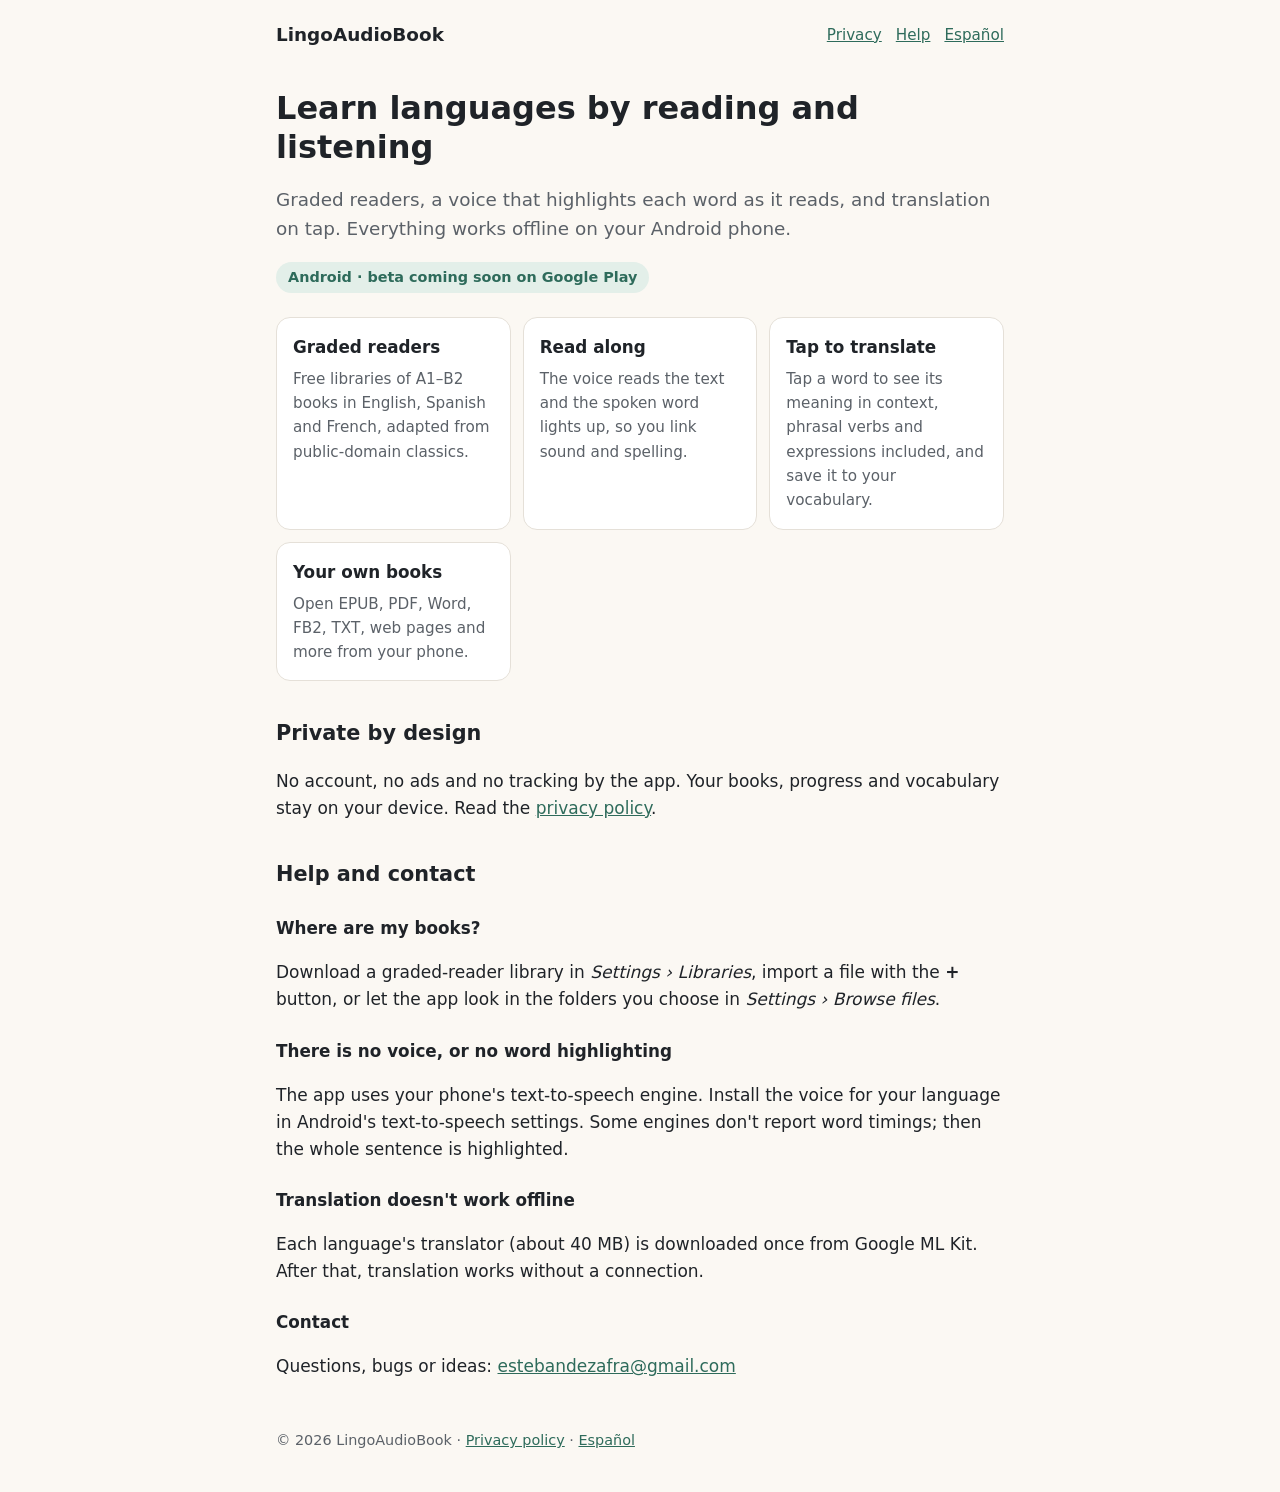
<file: index.html>
<!doctype html>
<html lang="en">
<head>
  <meta charset="utf-8">
  <meta name="viewport" content="width=device-width, initial-scale=1">
  <title>LingoAudioBook</title>
  <meta name="description" content="Learn languages by reading and listening: graded readers, a voice that highlights each word, and translation on tap, all offline.">
  <link rel="stylesheet" href="assets/style.css">
</head>
<body>
<header>
  <a class="brand" href="./">LingoAudioBook</a>
  <nav>
    <a href="privacy/">Privacy</a>
    <a href="#help">Help</a>
    <a href="es/">Español</a>
  </nav>
</header>
<main>
  <h1>Learn languages by reading and listening</h1>
  <p class="lead">Graded readers, a voice that highlights each word as it reads, and translation on tap. Everything works offline on your Android phone.</p>
  <p><span class="badge">Android · beta coming soon on Google Play</span></p>

  <div class="cards">
    <div class="card"><h3>Graded readers</h3><p>Free libraries of A1–B2 books in English, Spanish and French, adapted from public-domain classics.</p></div>
    <div class="card"><h3>Read along</h3><p>The voice reads the text and the spoken word lights up, so you link sound and spelling.</p></div>
    <div class="card"><h3>Tap to translate</h3><p>Tap a word to see its meaning in context, phrasal verbs and expressions included, and save it to your vocabulary.</p></div>
    <div class="card"><h3>Your own books</h3><p>Open EPUB, PDF, Word, FB2, TXT, web pages and more from your phone.</p></div>
  </div>

  <h2>Private by design</h2>
  <p>No account, no ads and no tracking by the app. Your books, progress and vocabulary stay on your device. Read the <a href="privacy/">privacy policy</a>.</p>

  <h2 id="help">Help and contact</h2>
  <h3>Where are my books?</h3>
  <p>Download a graded-reader library in <em>Settings › Libraries</em>, import a file with the <strong>+</strong> button, or let the app look in the folders you choose in <em>Settings › Browse files</em>.</p>
  <h3>There is no voice, or no word highlighting</h3>
  <p>The app uses your phone's text-to-speech engine. Install the voice for your language in Android's text-to-speech settings. Some engines don't report word timings; then the whole sentence is highlighted.</p>
  <h3>Translation doesn't work offline</h3>
  <p>Each language's translator (about 40 MB) is downloaded once from Google ML Kit. After that, translation works without a connection.</p>
  <h3>Contact</h3>
  <p>Questions, bugs or ideas: <a href="mailto:estebandezafra@gmail.com">estebandezafra@gmail.com</a></p>
</main>
<footer>
  © 2026 LingoAudioBook · <a href="privacy/">Privacy policy</a> · <a href="es/">Español</a>
</footer>
</body>
</html>
</file>
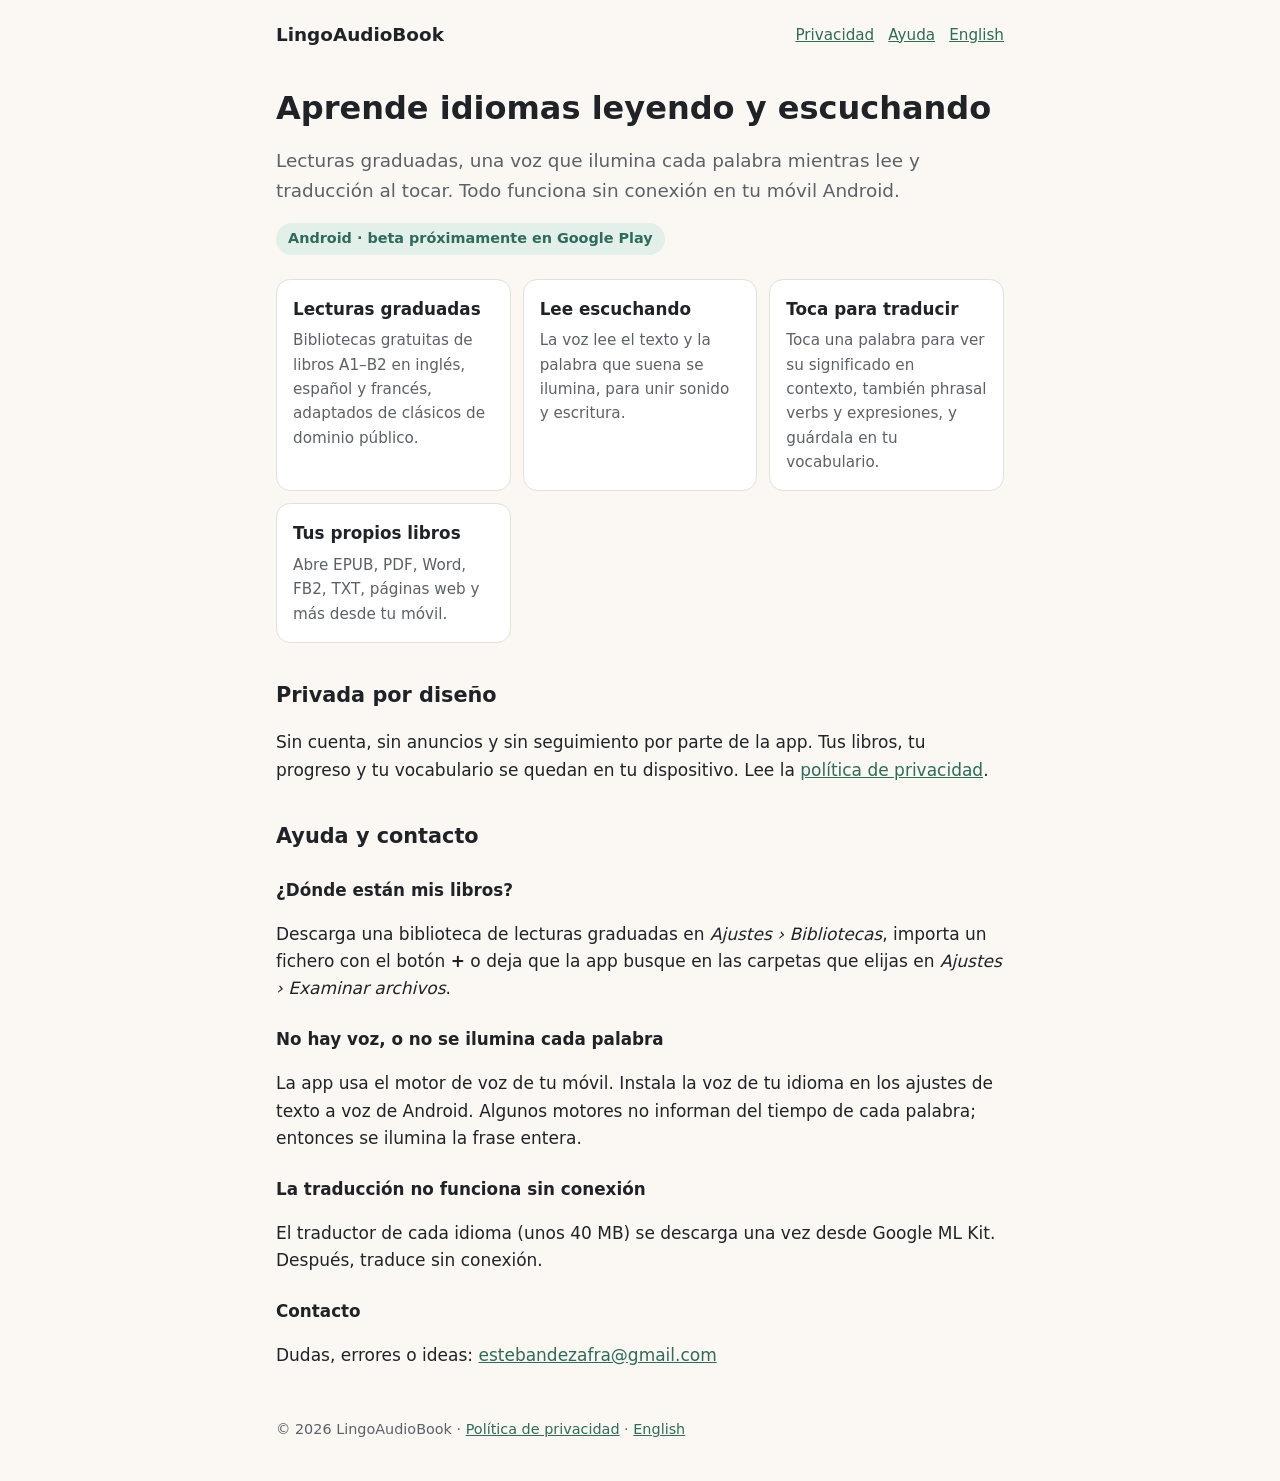
<file: es/index.html>
<!doctype html>
<html lang="es">
<head>
  <meta charset="utf-8">
  <meta name="viewport" content="width=device-width, initial-scale=1">
  <title>LingoAudioBook</title>
  <meta name="description" content="Aprende idiomas leyendo y escuchando: lecturas graduadas, una voz que ilumina cada palabra y traducción al tocar, todo sin conexión.">
  <link rel="stylesheet" href="../assets/style.css">
</head>
<body>
<header>
  <a class="brand" href="./">LingoAudioBook</a>
  <nav>
    <a href="../privacy/#es">Privacidad</a>
    <a href="#ayuda">Ayuda</a>
    <a href="../">English</a>
  </nav>
</header>
<main>
  <h1>Aprende idiomas leyendo y escuchando</h1>
  <p class="lead">Lecturas graduadas, una voz que ilumina cada palabra mientras lee y traducción al tocar. Todo funciona sin conexión en tu móvil Android.</p>
  <p><span class="badge">Android · beta próximamente en Google Play</span></p>

  <div class="cards">
    <div class="card"><h3>Lecturas graduadas</h3><p>Bibliotecas gratuitas de libros A1–B2 en inglés, español y francés, adaptados de clásicos de dominio público.</p></div>
    <div class="card"><h3>Lee escuchando</h3><p>La voz lee el texto y la palabra que suena se ilumina, para unir sonido y escritura.</p></div>
    <div class="card"><h3>Toca para traducir</h3><p>Toca una palabra para ver su significado en contexto, también phrasal verbs y expresiones, y guárdala en tu vocabulario.</p></div>
    <div class="card"><h3>Tus propios libros</h3><p>Abre EPUB, PDF, Word, FB2, TXT, páginas web y más desde tu móvil.</p></div>
  </div>

  <h2>Privada por diseño</h2>
  <p>Sin cuenta, sin anuncios y sin seguimiento por parte de la app. Tus libros, tu progreso y tu vocabulario se quedan en tu dispositivo. Lee la <a href="../privacy/#es">política de privacidad</a>.</p>

  <h2 id="ayuda">Ayuda y contacto</h2>
  <h3>¿Dónde están mis libros?</h3>
  <p>Descarga una biblioteca de lecturas graduadas en <em>Ajustes › Bibliotecas</em>, importa un fichero con el botón <strong>+</strong> o deja que la app busque en las carpetas que elijas en <em>Ajustes › Examinar archivos</em>.</p>
  <h3>No hay voz, o no se ilumina cada palabra</h3>
  <p>La app usa el motor de voz de tu móvil. Instala la voz de tu idioma en los ajustes de texto a voz de Android. Algunos motores no informan del tiempo de cada palabra; entonces se ilumina la frase entera.</p>
  <h3>La traducción no funciona sin conexión</h3>
  <p>El traductor de cada idioma (unos 40 MB) se descarga una vez desde Google ML Kit. Después, traduce sin conexión.</p>
  <h3>Contacto</h3>
  <p>Dudas, errores o ideas: <a href="mailto:estebandezafra@gmail.com">estebandezafra@gmail.com</a></p>
</main>
<footer>
  © 2026 LingoAudioBook · <a href="../privacy/#es">Política de privacidad</a> · <a href="../">English</a>
</footer>
</body>
</html>
</file>
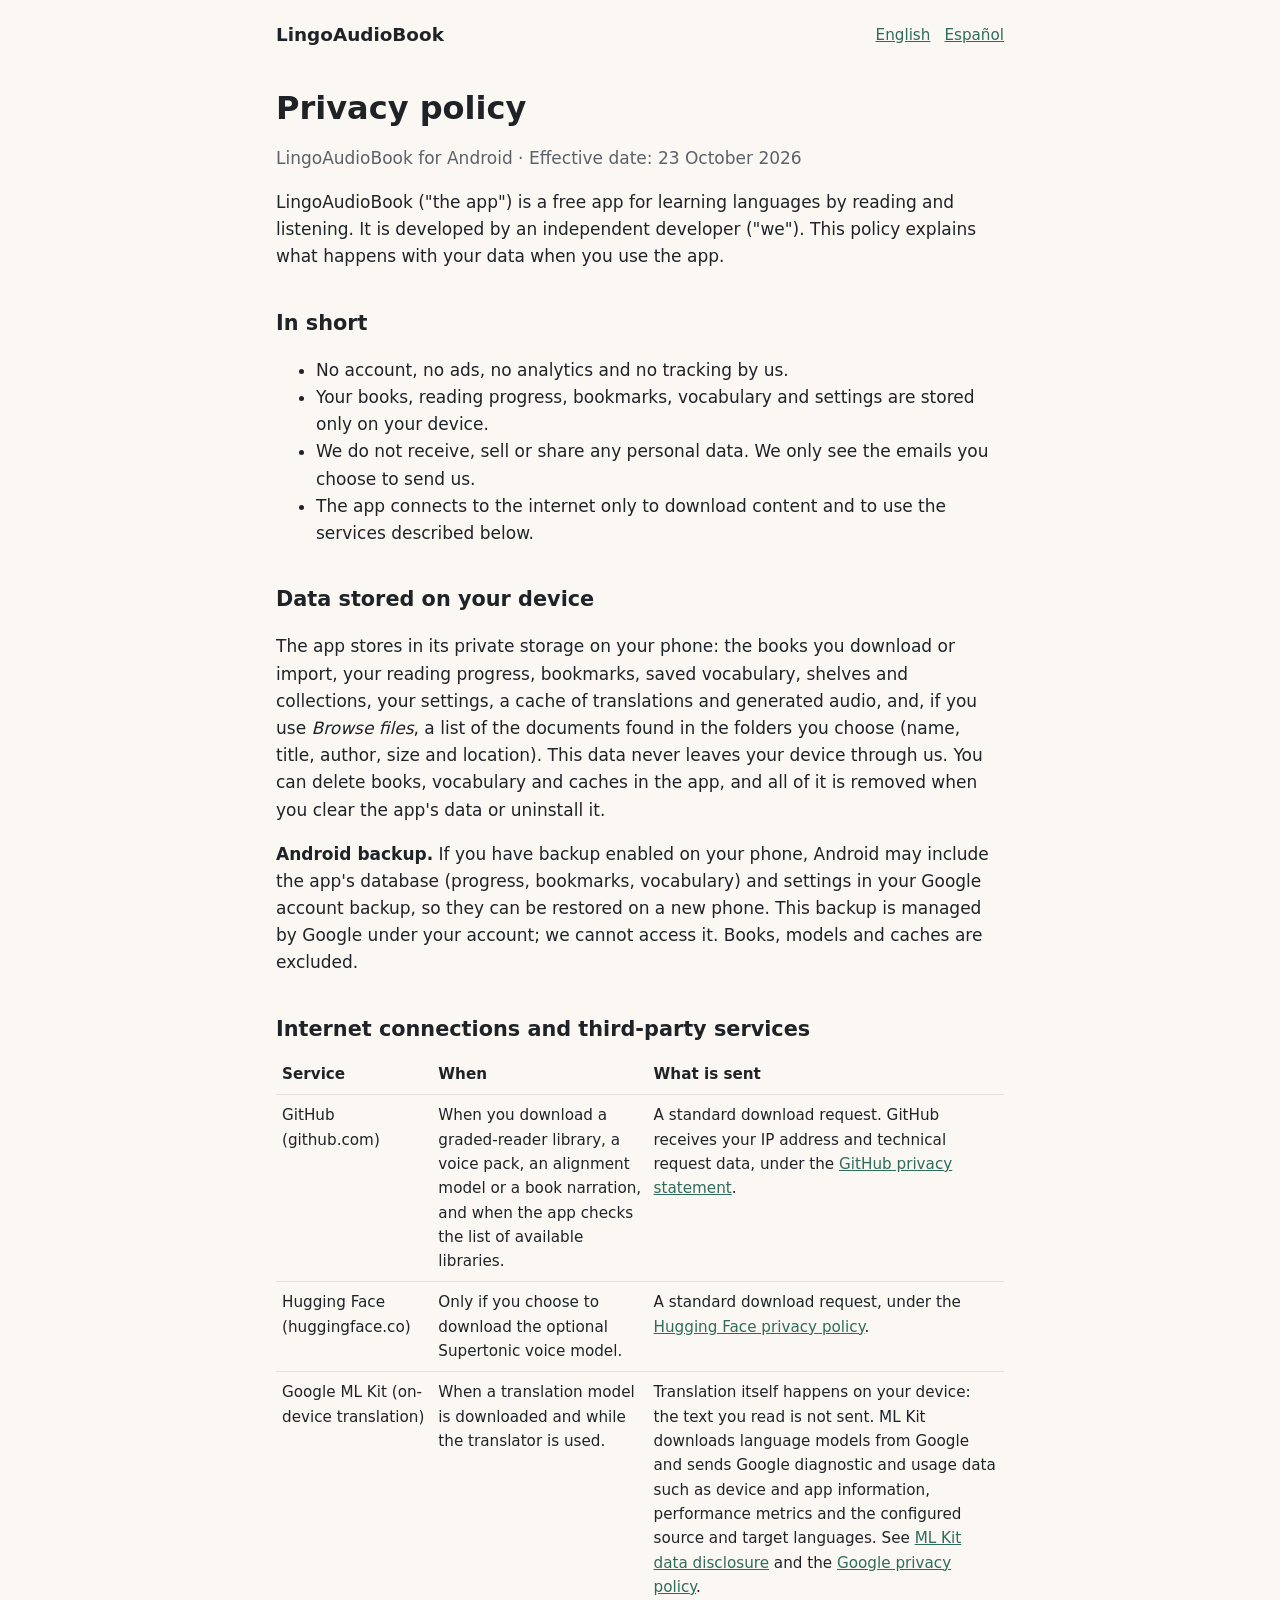
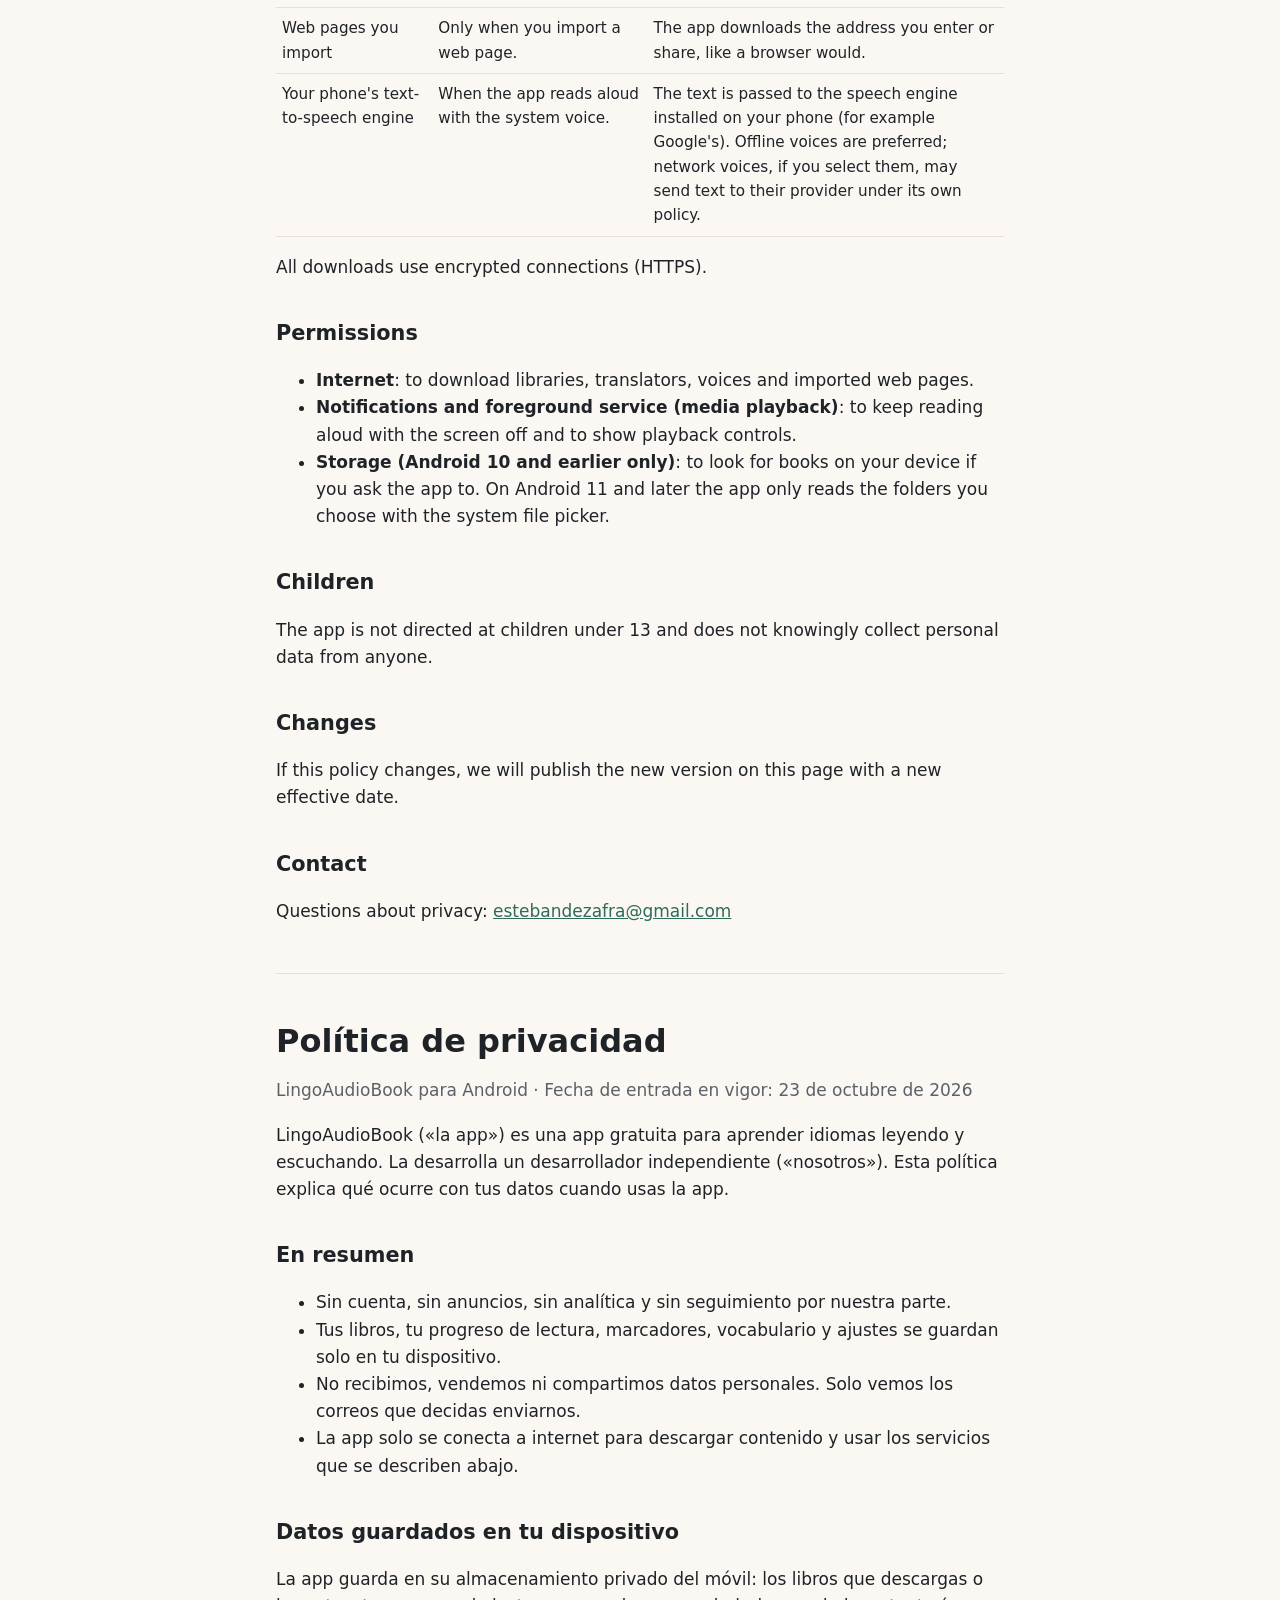
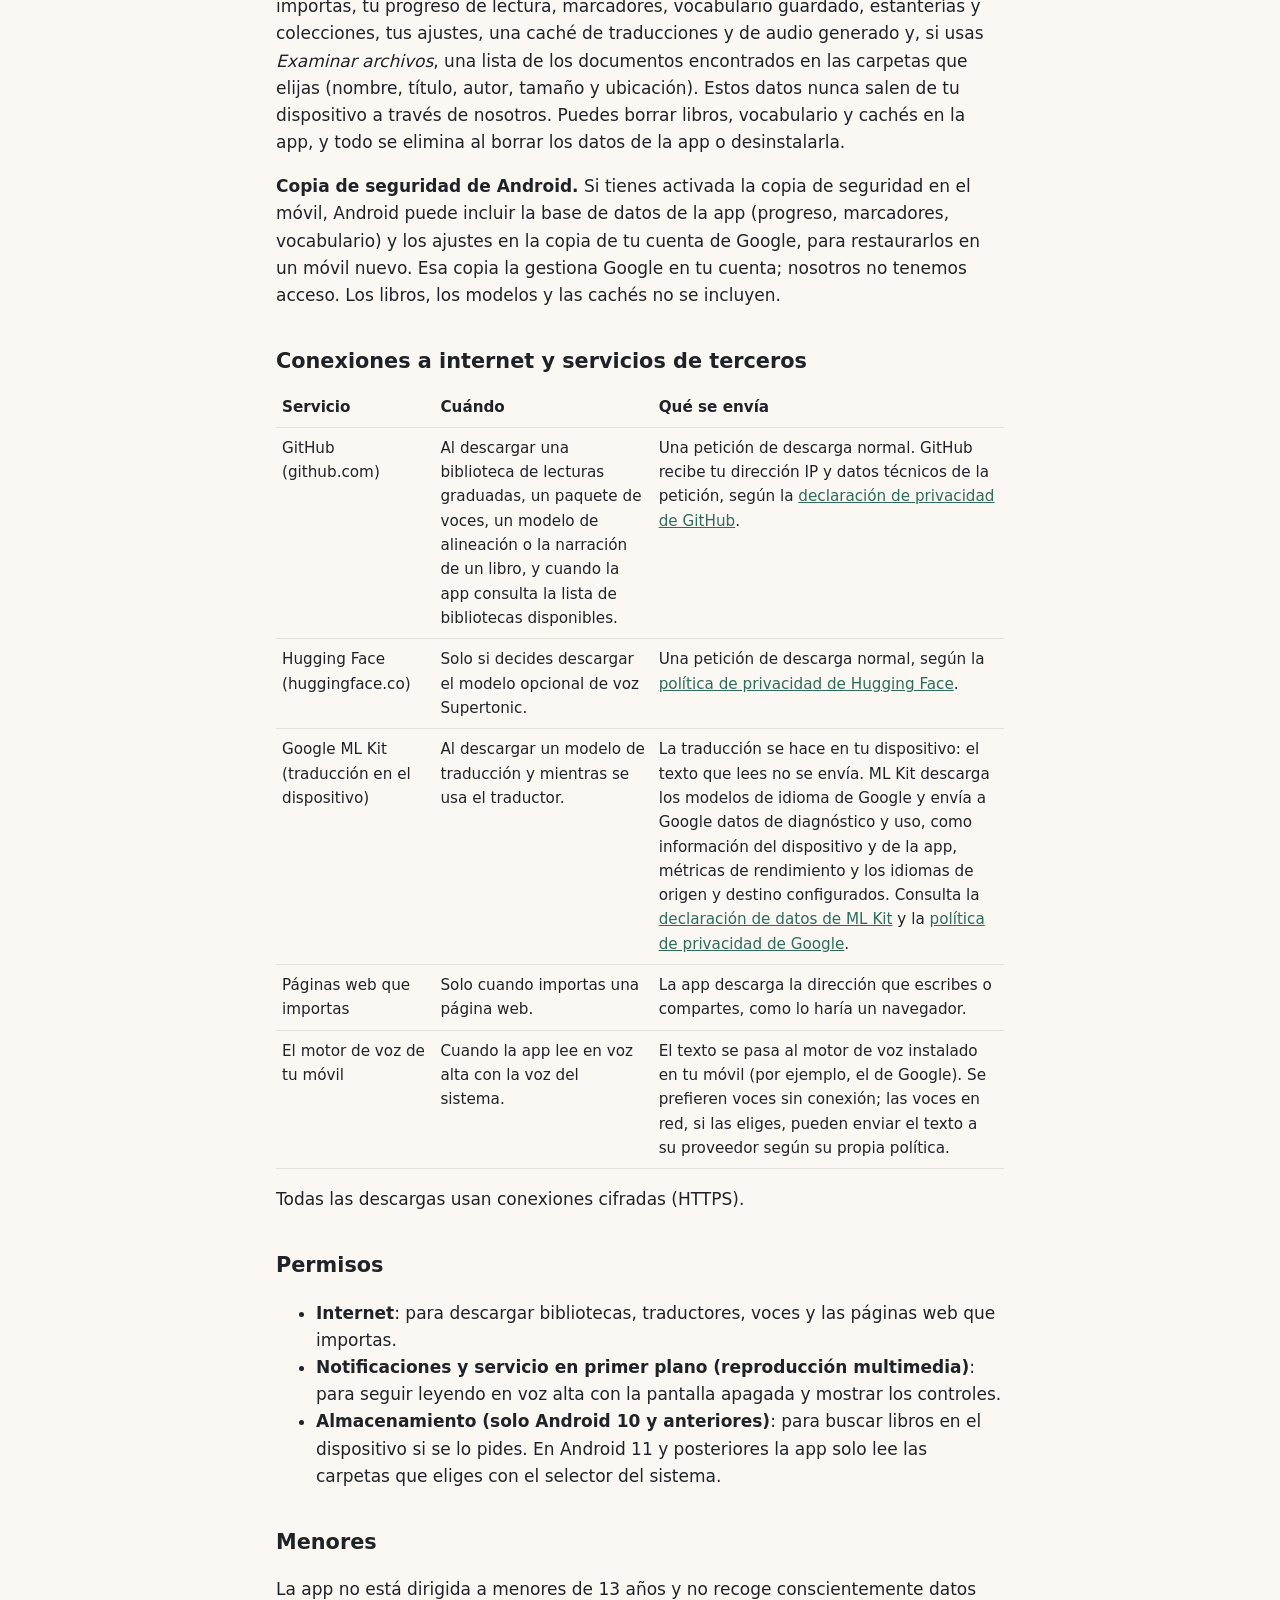
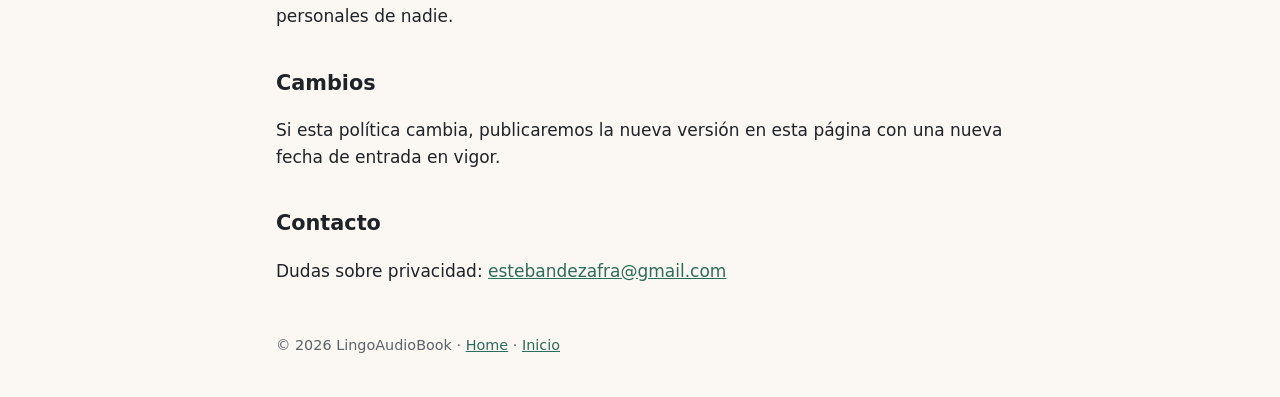
<file: privacy/index.html>
<!doctype html>
<html lang="en">
<head>
  <meta charset="utf-8">
  <meta name="viewport" content="width=device-width, initial-scale=1">
  <title>Privacy policy · LingoAudioBook</title>
  <meta name="description" content="Privacy policy of the LingoAudioBook Android app.">
  <link rel="stylesheet" href="../assets/style.css">
</head>
<body>
<header>
  <a class="brand" href="../">LingoAudioBook</a>
  <nav>
    <a href="#en">English</a>
    <a href="#es">Español</a>
  </nav>
</header>
<main>
<section id="en">
  <h1>Privacy policy</h1>
  <p class="muted">LingoAudioBook for Android · Effective date: 23 October 2026</p>

  <p>LingoAudioBook ("the app") is a free app for learning languages by reading and listening. It is developed by an
  independent developer ("we"). This policy explains what happens with your data when you use the app.</p>

  <h2>In short</h2>
  <ul>
    <li>No account, no ads, no analytics and no tracking by us.</li>
    <li>Your books, reading progress, bookmarks, vocabulary and settings are stored only on your device.</li>
    <li>We do not receive, sell or share any personal data. We only see the emails you choose to send us.</li>
    <li>The app connects to the internet only to download content and to use the services described below.</li>
  </ul>

  <h2>Data stored on your device</h2>
  <p>The app stores in its private storage on your phone: the books you download or import, your reading progress,
  bookmarks, saved vocabulary, shelves and collections, your settings, a cache of translations and generated audio,
  and, if you use <em>Browse files</em>, a list of the documents found in the folders you choose (name, title, author,
  size and location). This data never leaves your device through us. You can delete books, vocabulary and caches in
  the app, and all of it is removed when you clear the app's data or uninstall it.</p>
  <p><strong>Android backup.</strong> If you have backup enabled on your phone, Android may include the app's database
  (progress, bookmarks, vocabulary) and settings in your Google account backup, so they can be restored on a new phone.
  This backup is managed by Google under your account; we cannot access it. Books, models and caches are excluded.</p>

  <h2>Internet connections and third-party services</h2>
  <table>
    <tr><th>Service</th><th>When</th><th>What is sent</th></tr>
    <tr><td>GitHub (github.com)</td><td>When you download a graded-reader library, a voice pack, an alignment model or a book narration, and when the app checks the list of available libraries.</td><td>A standard download request. GitHub receives your IP address and technical request data, under the <a href="https://docs.github.com/en/site-policy/privacy-policies/github-general-privacy-statement">GitHub privacy statement</a>.</td></tr>
    <tr><td>Hugging Face (huggingface.co)</td><td>Only if you choose to download the optional Supertonic voice model.</td><td>A standard download request, under the <a href="https://huggingface.co/privacy">Hugging Face privacy policy</a>.</td></tr>
    <tr><td>Google ML Kit (on-device translation)</td><td>When a translation model is downloaded and while the translator is used.</td><td>Translation itself happens on your device: the text you read is not sent. ML Kit downloads language models from Google and sends Google diagnostic and usage data such as device and app information, performance metrics and the configured source and target languages. See <a href="https://developers.google.com/ml-kit/android-data-disclosure">ML Kit data disclosure</a> and the <a href="https://policies.google.com/privacy">Google privacy policy</a>.</td></tr>
    <tr><td>Web pages you import</td><td>Only when you import a web page.</td><td>The app downloads the address you enter or share, like a browser would.</td></tr>
    <tr><td>Your phone's text-to-speech engine</td><td>When the app reads aloud with the system voice.</td><td>The text is passed to the speech engine installed on your phone (for example Google's). Offline voices are preferred; network voices, if you select them, may send text to their provider under its own policy.</td></tr>
  </table>
  <p>All downloads use encrypted connections (HTTPS).</p>

  <h2>Permissions</h2>
  <ul>
    <li><strong>Internet</strong>: to download libraries, translators, voices and imported web pages.</li>
    <li><strong>Notifications and foreground service (media playback)</strong>: to keep reading aloud with the screen off and to show playback controls.</li>
    <li><strong>Storage (Android 10 and earlier only)</strong>: to look for books on your device if you ask the app to. On Android 11 and later the app only reads the folders you choose with the system file picker.</li>
  </ul>

  <h2>Children</h2>
  <p>The app is not directed at children under 13 and does not knowingly collect personal data from anyone.</p>

  <h2>Changes</h2>
  <p>If this policy changes, we will publish the new version on this page with a new effective date.</p>

  <h2>Contact</h2>
  <p>Questions about privacy: <a href="mailto:estebandezafra@gmail.com">estebandezafra@gmail.com</a></p>
</section>

<hr>

<section id="es">
  <h1>Política de privacidad</h1>
  <p class="muted">LingoAudioBook para Android · Fecha de entrada en vigor: 23 de octubre de 2026</p>

  <p>LingoAudioBook («la app») es una app gratuita para aprender idiomas leyendo y escuchando. La desarrolla un
  desarrollador independiente («nosotros»). Esta política explica qué ocurre con tus datos cuando usas la app.</p>

  <h2>En resumen</h2>
  <ul>
    <li>Sin cuenta, sin anuncios, sin analítica y sin seguimiento por nuestra parte.</li>
    <li>Tus libros, tu progreso de lectura, marcadores, vocabulario y ajustes se guardan solo en tu dispositivo.</li>
    <li>No recibimos, vendemos ni compartimos datos personales. Solo vemos los correos que decidas enviarnos.</li>
    <li>La app solo se conecta a internet para descargar contenido y usar los servicios que se describen abajo.</li>
  </ul>

  <h2>Datos guardados en tu dispositivo</h2>
  <p>La app guarda en su almacenamiento privado del móvil: los libros que descargas o importas, tu progreso de lectura,
  marcadores, vocabulario guardado, estanterías y colecciones, tus ajustes, una caché de traducciones y de audio
  generado y, si usas <em>Examinar archivos</em>, una lista de los documentos encontrados en las carpetas que elijas
  (nombre, título, autor, tamaño y ubicación). Estos datos nunca salen de tu dispositivo a través de nosotros. Puedes
  borrar libros, vocabulario y cachés en la app, y todo se elimina al borrar los datos de la app o desinstalarla.</p>
  <p><strong>Copia de seguridad de Android.</strong> Si tienes activada la copia de seguridad en el móvil, Android puede
  incluir la base de datos de la app (progreso, marcadores, vocabulario) y los ajustes en la copia de tu cuenta de
  Google, para restaurarlos en un móvil nuevo. Esa copia la gestiona Google en tu cuenta; nosotros no tenemos acceso.
  Los libros, los modelos y las cachés no se incluyen.</p>

  <h2>Conexiones a internet y servicios de terceros</h2>
  <table>
    <tr><th>Servicio</th><th>Cuándo</th><th>Qué se envía</th></tr>
    <tr><td>GitHub (github.com)</td><td>Al descargar una biblioteca de lecturas graduadas, un paquete de voces, un modelo de alineación o la narración de un libro, y cuando la app consulta la lista de bibliotecas disponibles.</td><td>Una petición de descarga normal. GitHub recibe tu dirección IP y datos técnicos de la petición, según la <a href="https://docs.github.com/es/site-policy/privacy-policies/github-general-privacy-statement">declaración de privacidad de GitHub</a>.</td></tr>
    <tr><td>Hugging Face (huggingface.co)</td><td>Solo si decides descargar el modelo opcional de voz Supertonic.</td><td>Una petición de descarga normal, según la <a href="https://huggingface.co/privacy">política de privacidad de Hugging Face</a>.</td></tr>
    <tr><td>Google ML Kit (traducción en el dispositivo)</td><td>Al descargar un modelo de traducción y mientras se usa el traductor.</td><td>La traducción se hace en tu dispositivo: el texto que lees no se envía. ML Kit descarga los modelos de idioma de Google y envía a Google datos de diagnóstico y uso, como información del dispositivo y de la app, métricas de rendimiento y los idiomas de origen y destino configurados. Consulta la <a href="https://developers.google.com/ml-kit/android-data-disclosure">declaración de datos de ML Kit</a> y la <a href="https://policies.google.com/privacy?hl=es">política de privacidad de Google</a>.</td></tr>
    <tr><td>Páginas web que importas</td><td>Solo cuando importas una página web.</td><td>La app descarga la dirección que escribes o compartes, como lo haría un navegador.</td></tr>
    <tr><td>El motor de voz de tu móvil</td><td>Cuando la app lee en voz alta con la voz del sistema.</td><td>El texto se pasa al motor de voz instalado en tu móvil (por ejemplo, el de Google). Se prefieren voces sin conexión; las voces en red, si las eliges, pueden enviar el texto a su proveedor según su propia política.</td></tr>
  </table>
  <p>Todas las descargas usan conexiones cifradas (HTTPS).</p>

  <h2>Permisos</h2>
  <ul>
    <li><strong>Internet</strong>: para descargar bibliotecas, traductores, voces y las páginas web que importas.</li>
    <li><strong>Notificaciones y servicio en primer plano (reproducción multimedia)</strong>: para seguir leyendo en voz alta con la pantalla apagada y mostrar los controles.</li>
    <li><strong>Almacenamiento (solo Android 10 y anteriores)</strong>: para buscar libros en el dispositivo si se lo pides. En Android 11 y posteriores la app solo lee las carpetas que eliges con el selector del sistema.</li>
  </ul>

  <h2>Menores</h2>
  <p>La app no está dirigida a menores de 13 años y no recoge conscientemente datos personales de nadie.</p>

  <h2>Cambios</h2>
  <p>Si esta política cambia, publicaremos la nueva versión en esta página con una nueva fecha de entrada en vigor.</p>

  <h2>Contacto</h2>
  <p>Dudas sobre privacidad: <a href="mailto:estebandezafra@gmail.com">estebandezafra@gmail.com</a></p>
</section>
</main>
<footer>
  © 2026 LingoAudioBook · <a href="../">Home</a> · <a href="../es/">Inicio</a>
</footer>
</body>
</html>
</file>
<file: assets/style.css>
:root {
  --bg: #fbf8f3;
  --surface: #ffffff;
  --text: #1f2328;
  --muted: #5b6168;
  --accent: #2e6b5b;
  --accent-soft: #e3efe9;
  --border: #e5e0d8;
  color-scheme: light dark;
}
@media (prefers-color-scheme: dark) {
  :root {
    --bg: #15181b;
    --surface: #1d2125;
    --text: #e8e6e3;
    --muted: #a3a8ad;
    --accent: #7cc4ad;
    --accent-soft: #1f3530;
    --border: #2c3136;
  }
}
* { box-sizing: border-box; }
body {
  margin: 0;
  background: var(--bg);
  color: var(--text);
  font: 17px/1.6 system-ui, -apple-system, "Segoe UI", Roboto, sans-serif;
}
main, header, footer { max-width: 760px; margin: 0 auto; padding: 0 16px; }
header { display: flex; align-items: center; justify-content: space-between; gap: 12px; padding-top: 20px; flex-wrap: wrap; }
header a.brand { font-weight: 700; font-size: 1.15rem; color: var(--text); text-decoration: none; }
nav { display: flex; gap: 14px; flex-wrap: wrap; font-size: .95rem; }
a { color: var(--accent); }
h1 { font-size: 2rem; line-height: 1.2; margin: 40px 0 12px; }
h2 { font-size: 1.3rem; margin: 36px 0 8px; }
h3 { font-size: 1.05rem; margin: 24px 0 6px; }
p.lead { font-size: 1.15rem; color: var(--muted); }
.badge { display: inline-block; background: var(--accent-soft); color: var(--accent); padding: 4px 12px; border-radius: 999px; font-size: .9rem; font-weight: 600; }
.cards { display: grid; grid-template-columns: repeat(auto-fit, minmax(220px, 1fr)); gap: 12px; margin: 24px 0; }
.card { background: var(--surface); border: 1px solid var(--border); border-radius: 14px; padding: 16px; }
.card h3 { margin-top: 0; }
.card p { margin: 0; color: var(--muted); font-size: .95rem; }
.muted { color: var(--muted); }
table { border-collapse: collapse; width: 100%; font-size: .95rem; }
th, td { text-align: left; border-bottom: 1px solid var(--border); padding: 8px 6px; vertical-align: top; }
hr { border: 0; border-top: 1px solid var(--border); margin: 48px 0; }
footer { color: var(--muted); font-size: .9rem; padding-top: 32px; padding-bottom: 40px; }
</file>
